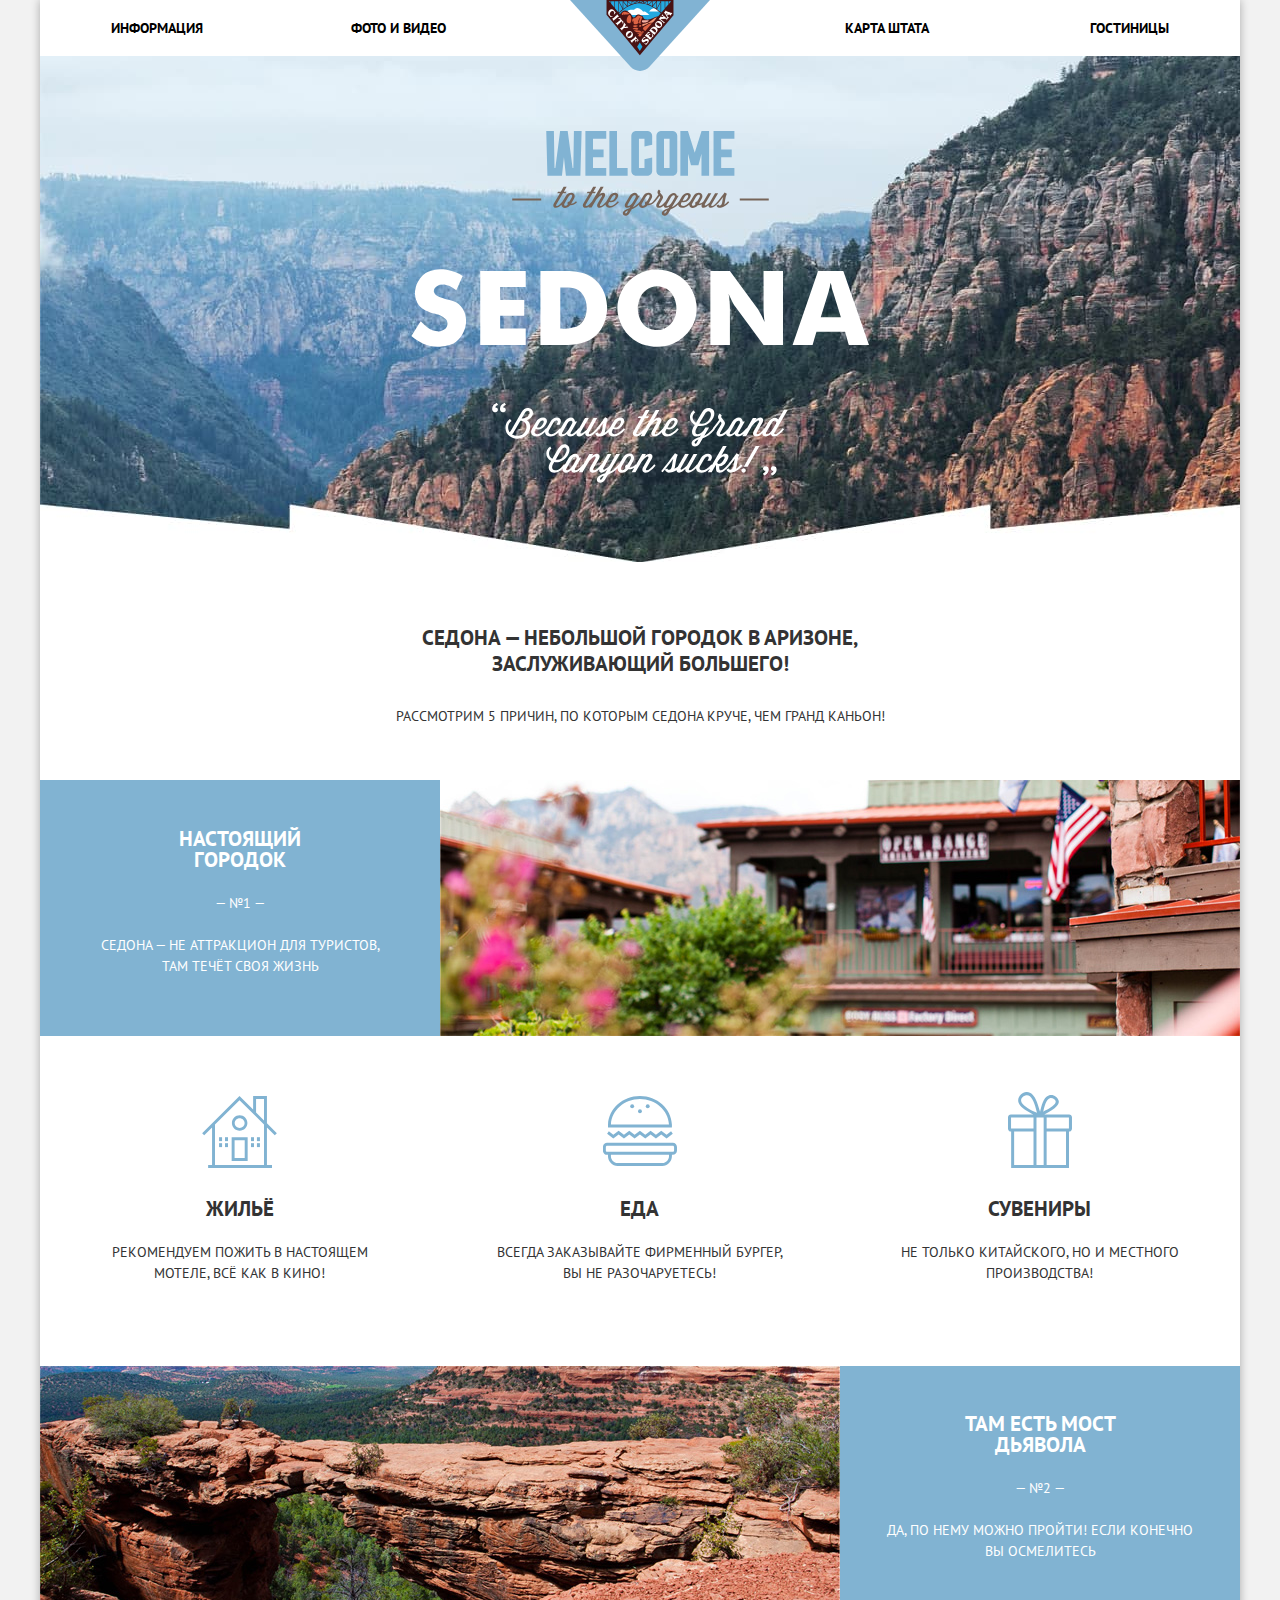
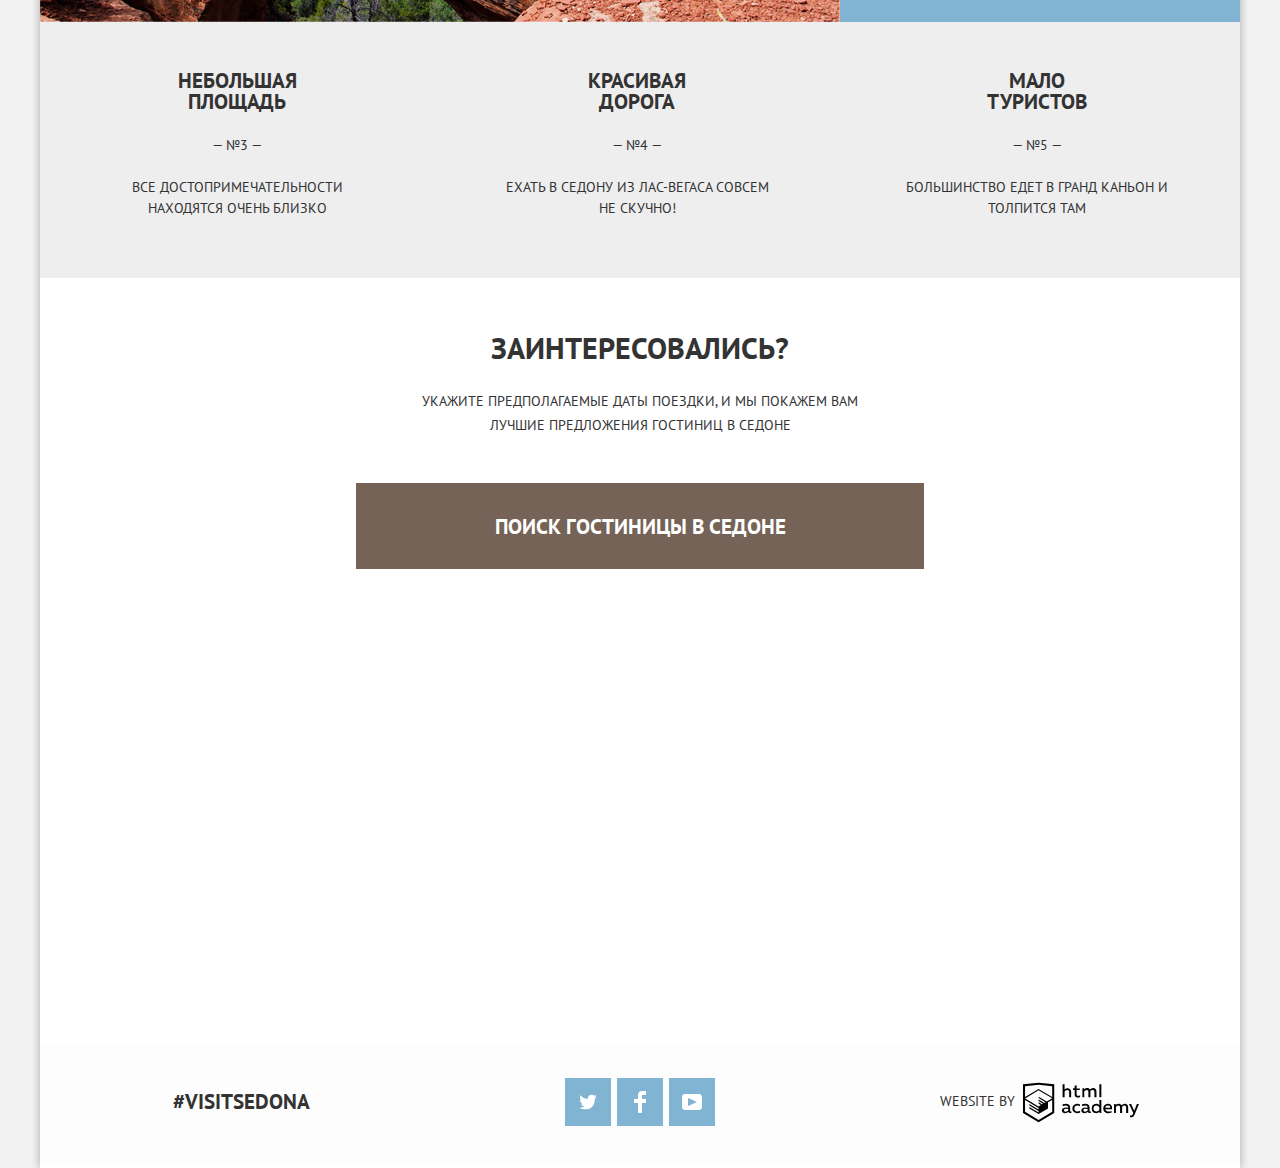
<file: index.html>
<!DOCTYPE html>
<html lang="ru">
  <head>
    <meta charset="utf-8">
    <title>HTML Academy: Седона</title>
    <link href="https://fonts.googleapis.com/css?family=PT+Sans:400,700&amp;subset=cyrillic" rel="stylesheet">
    <link rel="stylesheet" href="css/normalize.css">
    <link rel="stylesheet" href="css/style-minimized.css">
  </head>
  <body class="index">
    <div class="shadow">
      <header class="main-header">
        <nav class="main-menu">
          <ul>
            <li><a href="#">Информация</a></li>
            <li><a href="#">Фото и видео</a></li>
            <li><a href="#">Карта штата</a></li>
            <li><a href="inner.html">Гостиницы</a></li>
          </ul>
          <a>
            <img src="img/logo.svg" alt="Логотип сайта" width="140" height="72">
          </a>
        </nav>
        <div class="background">
        </div>
      </header>
      <main class="main-part">
        <!-- <img src="img/background.jpg" width="1200" height="782"> -->
        <h1>Седона — небольшой городок в Аризоне, заслуживающий большего!</h1>
        <section class="advantages">
          <h2>Рассмотрим 5 причин, по которым Седона круче, чем Гранд Каньон!</h2>
          <div class="advantages-list">
            <div class="advantage-item advantage-item-top">
              <div class="advantage-item-wrap advantage-item-wrap-top">
                <h3>Настоящий городок</h3>
                <span>— №1 —</span>
                <p>Седона — не аттракцион для туристов, там течёт своя жизнь</p>
              </div>
            </div>
          </div>
            <ul class="advantages-list-top">
              <li class="advantage-item-feature">
                <h3>Жильё</h3>
                <p>Рекомендуем пожить в настоящем мотеле, всё как в кино!</p>
              </li>
              <li class="advantage-item-feature">
                <h3>Еда</h3>
                <p>Всегда заказывайте фирменный бургер, вы не разочаруетесь!</p>
              </li>
              <li class="advantage-item-feature">
                <h3>Сувениры</h3>
                <p>Не только китайского, но и местного производства!</p>
              </li>
            </ul>
            <div class="advantages-list">
              <div class="advantage-item advantage-item-bottom">
                <div class="advantage-item-wrap advantage-item-wrap-bottom">
                  <h3>Там есть Мост дьявола</h3>
                  <span>— №2 —</span>
                  <p>Да, по нему можно пройти! Если конечно вы осмелитесь</p>
                </div>
              </div>
            </div>
            <ul class="advantages-list-bottom">
              <li>
                <h3>Небольшая площадь</h3>
                <span>— №3 —</span>
                <p>Все достопримечательности находятся очень близко</p>
              </li>
              <li>
                <h3>Красивая дорога</h3>
                <span>— №4 —</span>
                <p>Ехать в Седону из Лас-Вегаса совсем не скучно!</p>
              </li>
              <li>
                <h3>Мало туристов</h3>
                <span>— №5 —</span>
                <p>Большинство едет в Гранд Каньон и толпится там</p>
              </li>
            </ul>
        </section>
        <section class="hotel-search">
          <b>Заинтересовались?</b>
          <p class="hotel-paragraph">Укажите предполагаемые даты поездки, и мы покажем вам лучшие предложения гостиниц в Cедоне</p>
          <a href="hotel-search.html" class="open-modal-button">Поиск гостиницы в Седоне</a>
          <div>
            <form class="hotel-search-inner form-invisible" action="https://echo.htmlacademy.ru" method="post">
              <div class="form-item">
                <label for="input-arrival-date">Дата заезда:</label>
                <input type="text" id="input-arrival-date" name="arrival-date" value="24 апреля 2017">
                <button class="calendar-icon" type="button"></button>
              </div>
              <div class="form-item">
                <label for="input-departure-date">Дата выезда:</label>
                <input type="text" id="input-departure-date" name="departure-date" value="4 июля 2017">
                <button class="calendar-icon" type="button"></button>
              </div>
              <div class="inline-item form-item">
                <div class="form-item-wrapper">
                  <label for="input-adult-count">Взрослые:</label>
                  <div class="form-item-wrapper-inner">
                    <button class="button button-mines" type="button" aria-label="Уменьшить значение">
                      <span>
                        <svg width="11" height="11">
                          <line x1="0" y1="50%" x2="11" y2="50%" stroke="rgb(169, 169, 169)" stroke-width="3"></line>
                        </svg>
                      </span>
                    </button>
                    <input class="form-people" type="text" id="input-adult-count" name="adult-count" value="2">
                    <button class="button button-plus" type="button" aria-label="Увеличить значение">
                      <span>
                        <svg width="11" height="11">
                          <line x1="0" y1="50%" x2="11" y2="50%" stroke="rgb(169, 169, 169)" stroke-width="3"></line>
                            <line x1="50%" y1="0" x2="50%" y2="11" stroke="rgb(169, 169, 169)" stroke-width="3"></line>
                        </svg>
                      </span>
                    </button>
                  </div>
                </div>
              </div>
              <div class="inline-item form-item">
                <div class="form-item-wrapper form-item-right">
                  <label for="input-children-count">Дети:</label>
                  <div class="form-item-wrapper-inner form-item-wrapper-right">
                    <button class="button button-mines" type="button" aria-label="Уменьшить значение">
                      <span>
                        <svg width="11" height="11">
                          <line x1="0" y1="50%" x2="11" y2="50%" stroke="rgb(169, 169, 169)" stroke-width="3"></line>
                        </svg>
                      </span>
                    </button>
                    <input class="form-people" type="text" id="input-children-count" name="children-count" value="0">
                    <button class="button button-plus" type="button" aria-label="Увеличить значение">
                      <span>
                        <svg width="11" height="11">
                          <line x1="0" y1="50%" x2="11" y2="50%" stroke="rgb(169, 169, 169)" stroke-width="3"></line>
                          <line x1="50%" y1="0" x2="50%" y2="11" stroke="rgb(169, 169, 169)" stroke-width="3"></line>
                        </svg>
                      </span>
                    </button>
                  </div>
                </div>
              </div>
              <button class="hotel-search-button" type="submit">Найти</button>
            </form>
          </div>
        </section>
        <iframe src="https://www.google.com/maps/embed?pb=!1m18!1m12!1m3!1d22230.157052778915!2d-111.79978993418841!3d34.85811347373623!2m3!1f0!2f0!3f0!3m2!1i1024!2i768!4f13.1!3m3!1m2!1s0x872da132f942b00d%3A0x5548c523fa6c8efd!2z0KHQtdC00L7QvdCwLCDQkNGA0LjQt9C-0L3QsCA4NjMzNiwg0KHQqNCQ!5e0!3m2!1sru!2sru!4v1551533031989" width="1200" height="593" style="border:0" allowfullscreen></iframe>
        <!-- <img class="img-map" src="img/map.jpg" width="1200" height="593" alt="Карта"> -->
      </main>
      <footer class="main-footer">
        <span class="hashtag" lang="en">#visitsedona</span>
        <ul class="feedback">
          <li class="twitter">
            <a href="#" aria-label="Седона в твиттере">
              <svg xmlns="http://www.w3.org/2000/svg" xmlns:xlink="http://www.w3.org/1999/xlink" width="17" height="15" viewBox="0 0 17 15">
                <path class="feedback-icon" fill="#FFF" d="M10.95.144c1.685-.496 2.984.27 3.577 1.179.673-.231 1.331-.481 2.011-.708a2.345 2.345 0 0 1-.857 1.768c.685.17 1.304-.491 1.304-.491-.169 1-1.006 1.788-1.563 2.024-.231 6.75-3.175 11.217-10.077 11.082h-.446c-.41 0-4.164-.46-4.898-1.887 2.271.196 3.893-.422 4.693-1.177-.96-.3-2.679-.477-2.979-2.95.349.106.564.228 1.19.119C1.705 8.247.374 7.53.448 5.33c.285.328 1.067.536 1.34.472C1.085 5.561-.182 2.442.894.85c1.818 1.854 3.735 3.606 7.152 3.773C8.254 2.33 9.183.793 10.95.144z"/>
              </svg>
            </a>
          </li>
          <li class="facebook">
            <a href="#" aria-label="Седона в фейсбуке">
              <svg xmlns="http://www.w3.org/2000/svg"  width="12" height="22" viewBox="0 0 12 22"><path class="feedback-icon" fill="#FFF" d="M12 4V0H8a4 4 0 0 0-4 4v4H0v4h4v10h4V12h4V8H8V4h4z"/></svg>
            </a>
          </li>
          <li class="youtube">
            <a href="#" aria-label="Седона в ютубе">
              <svg xmlns="http://www.w3.org/2000/svg" xmlns:xlink="http://www.w3.org/1999/xlink" width="20" height="16" viewBox="0 0 20 16">
                <path class="feedback-icon" fill="#FFF" d="M17 0H3C1.35 0 0 1.35 0 3v10c0 1.65 1.35 3 3 3h14c1.65 0 3-1.35 3-3V3c0-1.65-1.35-3-3-3zM6.027 11.998V4.002L15.014 8l-8.987 3.998z"/>
              </svg>
            </a>
          </li>
        </ul>
        <p>
          <span class="developer" lang="en">website by</span>
          <a class="developer-link" href="https://htmlacademy.ru/intensive/htmlcss" aria-label="Перейти к интесиву по верстке">
            <svg xmlns="http://www.w3.org/2000/svg" viewBox="0 0 108.08 36.85" width="116px" height="41px">
              <path class="developer-icon" d="M44.61,26.88a2,2,0,0,0,.55-0.1v1.33a3.25,3.25,0,0,1-1.18.21,1.67,1.67,0,0,1-1.67-1,4.84,4.84,0,0,1-3.14,1.08c-1.51,0-2.91-.83-2.91-2.55,0-2.13,2-2.79,3.71-2.79a11.08,11.08,0,0,1,2.17.25v-0.3c0-1-.76-1.77-2.19-1.77a7.42,7.42,0,0,0-3,.64v-1.7a10.21,10.21,0,0,1,3.19-.55c2.36,0,3.81,1.12,3.81,3.65v3a0.54,0.54,0,0,0,.49.59h0.17Zm-6.44-1.13A1.35,1.35,0,0,0,39.63,27h0.11a3.39,3.39,0,0,0,2.41-1V24.58a9.72,9.72,0,0,0-1.81-.21c-1,0-2.16.33-2.16,1.38h0Zm12.36-6.11a5,5,0,0,1,2.57.64V22a4.08,4.08,0,0,0-2.3-.7,2.75,2.75,0,1,0,0,5.49,5,5,0,0,0,2.43-.64v1.71a6.27,6.27,0,0,1-2.76.57A4.21,4.21,0,0,1,46,24.51q0-.21,0-0.41a4.32,4.32,0,0,1,4.18-4.46h0.38Zm12.17,7.24a2,2,0,0,0,.55-0.1v1.33a3.25,3.25,0,0,1-1.18.21,1.67,1.67,0,0,1-1.67-1,4.84,4.84,0,0,1-3.14,1.08c-1.51,0-2.91-.83-2.91-2.55,0-2.13,2-2.79,3.71-2.79a11.08,11.08,0,0,1,2.17.25v-0.3c0-1-.76-1.77-2.19-1.77a7.42,7.42,0,0,0-3,.64v-1.7a10.21,10.21,0,0,1,3.19-.55c2.36,0,3.81,1.12,3.81,3.65v3a0.54,0.54,0,0,0,.49.59h0.17Zm-6.44-1.13A1.35,1.35,0,0,0,57.73,27h0.11a3.39,3.39,0,0,0,2.41-1V24.58a9.72,9.72,0,0,0-1.81-.21c-1.06,0-2.16.33-2.16,1.38h0ZM73,16V28.2H71.35V26.88a3.88,3.88,0,0,1-3.19,1.54,4.4,4.4,0,0,1,0-8.78,3.81,3.81,0,0,1,3,1.3V16H73Zm-4.53,5.22a2.76,2.76,0,1,0,0,5.52A2.86,2.86,0,0,0,71.15,25V23A2.91,2.91,0,0,0,68.49,21.27ZM79,19.64c3.31,0,4.46,2.68,3.92,5.09H76.7c0.21,1.5,1.67,2.11,3.19,2.11a6.11,6.11,0,0,0,2.64-.59v1.6a7.14,7.14,0,0,1-3,.57C77,28.42,74.78,27,74.78,24a4.18,4.18,0,0,1,4-4.39H79Zm0.09,1.54a2.28,2.28,0,0,0-2.44,2.1v0.06H81.3A2,2,0,0,0,79.13,21.18Zm5.73,7V19.87h1.65v1a3.81,3.81,0,0,1,2.78-1.27A2.86,2.86,0,0,1,91.89,21a4.12,4.12,0,0,1,2.91-1.33A3.06,3.06,0,0,1,98,23V28.2h-1.9V23.05a1.59,1.59,0,0,0-1.42-1.75H94.42a2.8,2.8,0,0,0-2.07,1.12V28.2h-1.9V23.05A1.59,1.59,0,0,0,89,21.31H88.8a3,3,0,0,0-2.21,1.29v5.63H84.86Zm21.31-8.33h1.9l-3.91,9.46c-0.9,2.17-2.09,2.86-3.35,2.86a4.76,4.76,0,0,1-1.1-.14V30.46a2.86,2.86,0,0,0,.85.12c0.9,0,1.58-.64,2.07-1.9l0.17-.42-4-8.4h2l2.86,6.29ZM38.73,1.46V6.22a3.81,3.81,0,0,1,2.7-1.14,3.25,3.25,0,0,1,3.44,3.4v5.15H43V8.72a1.81,1.81,0,0,0-1.61-2h-0.3a2.93,2.93,0,0,0-2.32,1.39v5.52h-1.9V1.46h1.9ZM49.94,2.31v3h3V6.91h-3v3.81c0,1.1.5,1.46,1.58,1.46a4.49,4.49,0,0,0,1.69-.33v1.6A6.8,6.8,0,0,1,51,13.8a2.55,2.55,0,0,1-2.86-2.74V6.89H46.58V5.26h1.5V2.74Zm5.4,11.31V5.28H57v1A3.81,3.81,0,0,1,59.77,5a2.86,2.86,0,0,1,2.6,1.33A4.12,4.12,0,0,1,65.28,5,3.06,3.06,0,0,1,68.44,8.4v5.21h-1.9V8.46a1.59,1.59,0,0,0-1.42-1.75H64.89a2.8,2.8,0,0,0-2.07,1.12v5.78h-1.9V8.46A1.59,1.59,0,0,0,59.5,6.71H59.27A3,3,0,0,0,57.06,8v5.63H55.34ZM71.17,1.45H73V13.6H71.17V1.45ZM14.71,0H14.55L0,1.54V28.21l14.55,8.66,14.55-8.66V1.54Zm12.5,27.1L14.55,34.64,1.9,27.12V16.18l12.59,7.5V25L5.86,19.9v1.31l8.68,5.21v1.39L5.87,22.65V24l8.68,5.21,8.75-5.24V18.31L27.2,16V27.12Zm0-12.53-3.48,2-1.6,1L14.51,13v1.31L21,18.23H21l-0.14.09-1,.54-5.37-3.2V17l4.24,2.52-1,.67-3.2-1.9v1.31l2.1,1.24L14.5,22.1,2,14.65,14.51,7.11Zm0-1.32L14.49,5.76,1.91,13.25v-10L14.56,1.92,27.21,3.25v10h0Z" transform="translate(0 -0.02)" fill="#231f20"/>
            </svg>
          </a>
        </p>
      </footer>
    </div>
    <script src="js/form-minimized.js"></script>
  </body>
</html>
</file>
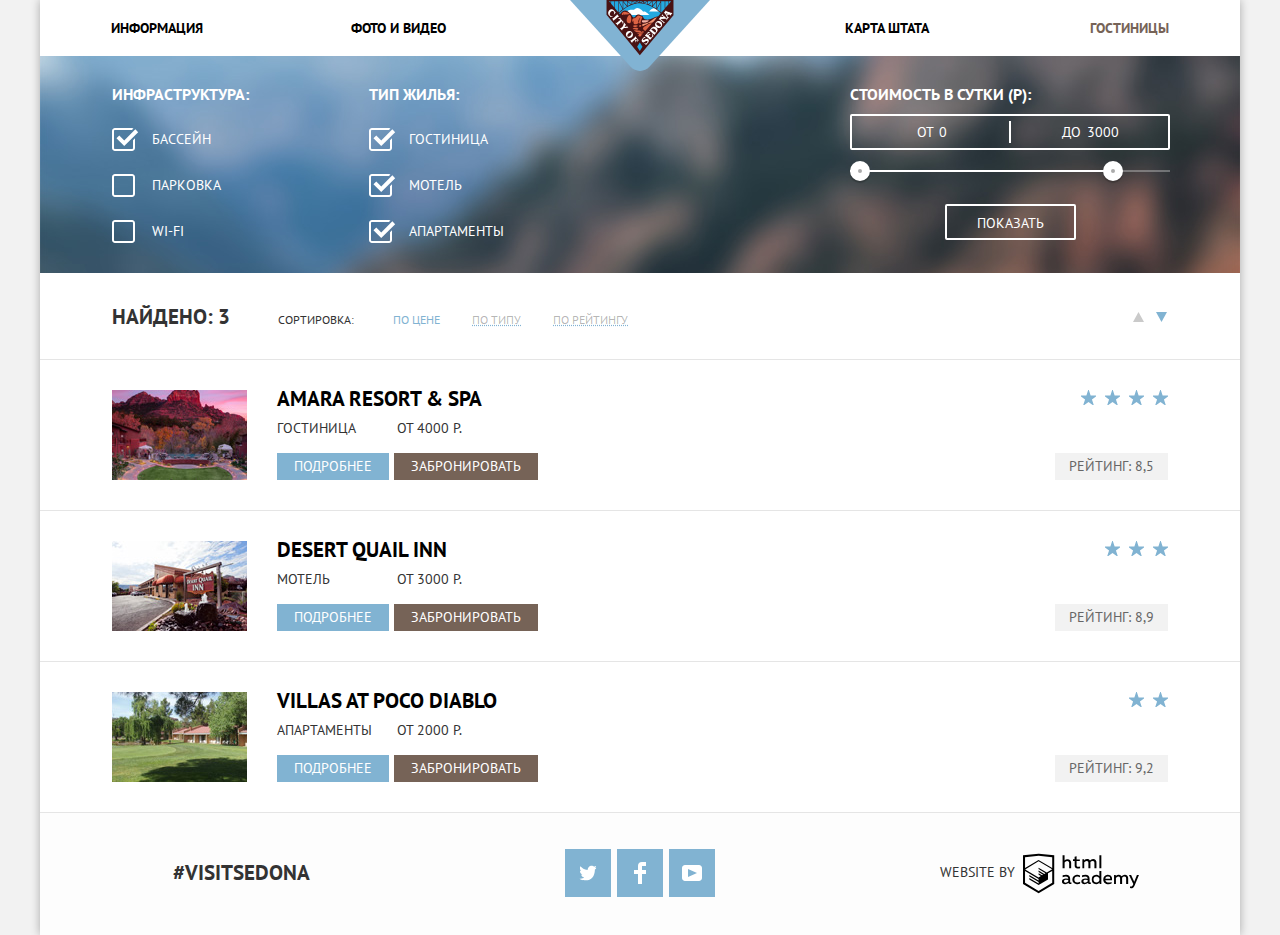
<file: inner.html>
<!DOCTYPE html>
<html lang="ru">
  <head>
    <meta charset="utf-8">
    <title>HTML Academy: Седона</title>
    <link href="https://fonts.googleapis.com/css?family=PT+Sans:400,700&amp;subset=cyrillic" rel="stylesheet">
    <link rel="stylesheet" href="css/normalize.css">
    <link rel="stylesheet" href="css/style-minimized.css">
  </head>
  <body class="inner">
    <div class="shadow">
      <header class="main-header">
        <nav class="main-menu">
          <ul>
            <li><a href="#">Информация</a></li>
            <li><a href="#">Фото и видео</a></li>
            <li><a href="#">Карта штата</a></li>
            <li><a class="main-menu-active">Гостиницы</a></li>
          </ul>
          <a href="index.html">
            <img src="img/logo.svg" alt="Логотип сайта" width="140" height="72">
          </a>
        </nav>
      </header>
      <main class="main-inner">
        <!--Форма настройки параметров поиска-->
        <section class="search-option">
          <form action="https://echo.htmlacademy.ru" method="post">
            <div class="option-column-left">
              <div>
                <span>Инфраструктура:</span>
                <input type="checkbox" class="visually-hidden option-column-input" id="input-pool" name="pool" checked>
                <label class="label" for="input-pool">
                  Бассейн
                </label>
                <input type="checkbox" class=" option-column-input visually-hidden" id="input-parking" name="parking">
                <label for="input-parking">Парковка</label>
                <input type="checkbox" class="visually-hidden option-column-input" id="input-wifi" name="wifi">
                <label for="input-wifi">Wi-fi</label>
              </div>
              <div><span>Тип жилья:</span>
                <input type="checkbox" class="visually-hidden option-column-input" id="input-hotel" name="hotel" checked>
                <label for="input-hotel" >Гостиница</label>
                <input type="checkbox" class="visually-hidden option-column-input" id="input-motel" name="motel" checked>
                <label for="input-motel">Мотель</label>
                <input type="checkbox" class="visually-hidden option-column-input" id="input-apartment" name="apartment" checked>
                <label for="input-apartment">Апартаменты</label>
              </div>
            </div>
            <div class="filter-range">
              <div class="filter-range-title">Стоимость в сутки (р):</div>
              <div class="price-controls">
                <label class="min-price">от <input type="text" name="min-price" value="0"></label>
                <label class="max-price">до <input type="text" name="max-price" value="3000"></label>
              </div>
              <div class="range-controls">
                <div class="scale">
                  <div class="bar"></div>
                </div>
                <div class="range-toggle range-toggle-min"></div>
                <div class="range-toggle range-toggle-max"></div>
              </div>
              <button class="btn-transparent" type="submit">Показать</button>
            </div>
          </form>
        </section>
        <section class="sort">
          <b>Найдено: <span class="result-search">3</span></b>
          <span class="sort-type" >Сортировка:</span>
          <ul class="sort-wrapper">
            <li><a class="active-link">По цене</a></li>
            <li><a href="#">По типу</a></li>
            <li><a href="#">По рейтингу</a></li>
          </ul>
          <ul class="sort-price">
            <li aria-label="Сортировать по возрастанию цены"><a href="#" class="sort-button"><svg xmlns="http://www.w3.org/2000/svg" width="11" height="10" viewBox="0 0 11 10"><path fill="#231F20" d="M5.5 0L0 10h11z"/></svg></a></li>
            <li aria-label="Сортировать по убываю цены"><a class="sort-button sort-button-active"><svg  xmlns="http://www.w3.org/2000/svg" width="11" height="10" viewBox="0 0 11 10"><path fill="#231F20" d="M5.5 10L0 0h11"/></svg></a></li>
          </ul>
        </section>
        <ul class="hotels-list">
          <li class="hotel-item">
            <img width="135" height="90" src="img/hotel.jpg" alt="Фотография отеля">
            <div class="hotel-item-wrapper">
              <div class="hotel-item-block">
                <h2 class="hotel-name">
                  <a href="#">Amara Resort &amp; Spa</a>
                </h2>
                <div class="hotel-item-about">
                  <span>Гостиница</span>
                  <span class="hotel-item-price">от 4000 р.</span>
                </div>
                <div class="hotel-item-btn">
                  <a class="button-more" href="#">Подробнее</a>
                  <a class="button-booking" href="#">Забронировать</a>
                </div>
              </div>
              <div class="hotel-item-block hotel-item-right">
                <ul class="stars">
                  <li></li>
                  <li></li>
                  <li></li>
                  <li></li>
                </ul>
                <span class="hotel-item-rating">Рейтинг: 8,5</span>
              </div>
            </div>
          </li>
          <li class="hotel-item">
            <img width="135" height="90" src="img/motel.jpg" alt="Фотография мотеля">
            <div class="hotel-item-wrapper">
              <div class="hotel-item-block">
                <h2 class="hotel-name">
                  <a href="#">Desert Quail Inn</a>
                </h2>
                <div class="hotel-item-about">
                  <span>Мотель</span>
                  <span class="hotel-item-price">от 3000 р.</span>
                </div>
                <div class="hotel-item-btn">
                  <a class="button-more" href="#">Подробнее</a>
                  <a class="button-booking" href="#">Забронировать</a>
                </div>
              </div>
              <div class="hotel-item-block hotel-item-right">
                <ul class="stars">
                  <li></li>
                  <li></li>
                  <li></li>
                </ul>
                <span class="hotel-item-rating">Рейтинг: 8,9</span>
              </div>
            </div>
          </li>
          <li class="hotel-item">
            <img width="135" height="90" src="img/apartment.jpg" alt="Фотография апартаментов">
            <div class="hotel-item-wrapper">
              <div class="hotel-item-block">
                <h2 class="hotel-name">
                  <a href="#">Villas at Poco Diablo</a>
                </h2>
                <div class="hotel-item-about">
                  <span>Апартаменты</span>
                  <span class="hotel-item-price">от 2000 р.</span>
                </div>
                <div class="hotel-item-btn">
                  <a class="button-more" href="#">Подробнее</a>
                  <a class="button-booking" href="#">Забронировать</a>
                </div>
              </div>
              <div class="hotel-item-block hotel-item-right">
                <ul class="stars">
                  <li></li>
                  <li></li>
                </ul>
                <span class="hotel-item-rating">Рейтинг: 9,2</span>
              </div>
            </div>
          </li>
        </ul>
      </main>
      <footer class="main-footer">
        <span class="hashtag" lang="en">#visitsedona</span>
        <ul class="feedback">
          <li class="twitter">
            <a href="#" aria-label="Седона в твиттере">
              <svg xmlns="http://www.w3.org/2000/svg" xmlns:xlink="http://www.w3.org/1999/xlink" width="17" height="15" viewBox="0 0 17 15">
                <path class="feedback-icon" fill="#FFF" d="M10.95.144c1.685-.496 2.984.27 3.577 1.179.673-.231 1.331-.481 2.011-.708a2.345 2.345 0 0 1-.857 1.768c.685.17 1.304-.491 1.304-.491-.169 1-1.006 1.788-1.563 2.024-.231 6.75-3.175 11.217-10.077 11.082h-.446c-.41 0-4.164-.46-4.898-1.887 2.271.196 3.893-.422 4.693-1.177-.96-.3-2.679-.477-2.979-2.95.349.106.564.228 1.19.119C1.705 8.247.374 7.53.448 5.33c.285.328 1.067.536 1.34.472C1.085 5.561-.182 2.442.894.85c1.818 1.854 3.735 3.606 7.152 3.773C8.254 2.33 9.183.793 10.95.144z"/>
              </svg>
            </a>
          </li>
          <li class="facebook">
            <a href="#" aria-label="Седона в фейсбуке">
              <svg xmlns="http://www.w3.org/2000/svg"  width="12" height="22" viewBox="0 0 12 22"><path class="feedback-icon" fill="#FFF" d="M12 4V0H8a4 4 0 0 0-4 4v4H0v4h4v10h4V12h4V8H8V4h4z"/></svg>
            </a>
          </li>
          <li class="youtube">
            <a href="#" aria-label="Седона в ютубе">
              <svg xmlns="http://www.w3.org/2000/svg" xmlns:xlink="http://www.w3.org/1999/xlink" width="20" height="16" viewBox="0 0 20 16">
                <path class="feedback-icon" fill="#FFF" d="M17 0H3C1.35 0 0 1.35 0 3v10c0 1.65 1.35 3 3 3h14c1.65 0 3-1.35 3-3V3c0-1.65-1.35-3-3-3zM6.027 11.998V4.002L15.014 8l-8.987 3.998z"/>
              </svg>
            </a>
          </li>
        </ul>
        <p>
          <span class="developer" lang="en">website by</span>
          <a class="developer-link" href="https://htmlacademy.ru/intensive/htmlcss" aria-label="Перейти к интесиву по верстке">
            <svg xmlns="http://www.w3.org/2000/svg" viewBox="0 0 108.08 36.85" width="116px" height="41px">
              <path class="developer-icon" d="M44.61,26.88a2,2,0,0,0,.55-0.1v1.33a3.25,3.25,0,0,1-1.18.21,1.67,1.67,0,0,1-1.67-1,4.84,4.84,0,0,1-3.14,1.08c-1.51,0-2.91-.83-2.91-2.55,0-2.13,2-2.79,3.71-2.79a11.08,11.08,0,0,1,2.17.25v-0.3c0-1-.76-1.77-2.19-1.77a7.42,7.42,0,0,0-3,.64v-1.7a10.21,10.21,0,0,1,3.19-.55c2.36,0,3.81,1.12,3.81,3.65v3a0.54,0.54,0,0,0,.49.59h0.17Zm-6.44-1.13A1.35,1.35,0,0,0,39.63,27h0.11a3.39,3.39,0,0,0,2.41-1V24.58a9.72,9.72,0,0,0-1.81-.21c-1,0-2.16.33-2.16,1.38h0Zm12.36-6.11a5,5,0,0,1,2.57.64V22a4.08,4.08,0,0,0-2.3-.7,2.75,2.75,0,1,0,0,5.49,5,5,0,0,0,2.43-.64v1.71a6.27,6.27,0,0,1-2.76.57A4.21,4.21,0,0,1,46,24.51q0-.21,0-0.41a4.32,4.32,0,0,1,4.18-4.46h0.38Zm12.17,7.24a2,2,0,0,0,.55-0.1v1.33a3.25,3.25,0,0,1-1.18.21,1.67,1.67,0,0,1-1.67-1,4.84,4.84,0,0,1-3.14,1.08c-1.51,0-2.91-.83-2.91-2.55,0-2.13,2-2.79,3.71-2.79a11.08,11.08,0,0,1,2.17.25v-0.3c0-1-.76-1.77-2.19-1.77a7.42,7.42,0,0,0-3,.64v-1.7a10.21,10.21,0,0,1,3.19-.55c2.36,0,3.81,1.12,3.81,3.65v3a0.54,0.54,0,0,0,.49.59h0.17Zm-6.44-1.13A1.35,1.35,0,0,0,57.73,27h0.11a3.39,3.39,0,0,0,2.41-1V24.58a9.72,9.72,0,0,0-1.81-.21c-1.06,0-2.16.33-2.16,1.38h0ZM73,16V28.2H71.35V26.88a3.88,3.88,0,0,1-3.19,1.54,4.4,4.4,0,0,1,0-8.78,3.81,3.81,0,0,1,3,1.3V16H73Zm-4.53,5.22a2.76,2.76,0,1,0,0,5.52A2.86,2.86,0,0,0,71.15,25V23A2.91,2.91,0,0,0,68.49,21.27ZM79,19.64c3.31,0,4.46,2.68,3.92,5.09H76.7c0.21,1.5,1.67,2.11,3.19,2.11a6.11,6.11,0,0,0,2.64-.59v1.6a7.14,7.14,0,0,1-3,.57C77,28.42,74.78,27,74.78,24a4.18,4.18,0,0,1,4-4.39H79Zm0.09,1.54a2.28,2.28,0,0,0-2.44,2.1v0.06H81.3A2,2,0,0,0,79.13,21.18Zm5.73,7V19.87h1.65v1a3.81,3.81,0,0,1,2.78-1.27A2.86,2.86,0,0,1,91.89,21a4.12,4.12,0,0,1,2.91-1.33A3.06,3.06,0,0,1,98,23V28.2h-1.9V23.05a1.59,1.59,0,0,0-1.42-1.75H94.42a2.8,2.8,0,0,0-2.07,1.12V28.2h-1.9V23.05A1.59,1.59,0,0,0,89,21.31H88.8a3,3,0,0,0-2.21,1.29v5.63H84.86Zm21.31-8.33h1.9l-3.91,9.46c-0.9,2.17-2.09,2.86-3.35,2.86a4.76,4.76,0,0,1-1.1-.14V30.46a2.86,2.86,0,0,0,.85.12c0.9,0,1.58-.64,2.07-1.9l0.17-.42-4-8.4h2l2.86,6.29ZM38.73,1.46V6.22a3.81,3.81,0,0,1,2.7-1.14,3.25,3.25,0,0,1,3.44,3.4v5.15H43V8.72a1.81,1.81,0,0,0-1.61-2h-0.3a2.93,2.93,0,0,0-2.32,1.39v5.52h-1.9V1.46h1.9ZM49.94,2.31v3h3V6.91h-3v3.81c0,1.1.5,1.46,1.58,1.46a4.49,4.49,0,0,0,1.69-.33v1.6A6.8,6.8,0,0,1,51,13.8a2.55,2.55,0,0,1-2.86-2.74V6.89H46.58V5.26h1.5V2.74Zm5.4,11.31V5.28H57v1A3.81,3.81,0,0,1,59.77,5a2.86,2.86,0,0,1,2.6,1.33A4.12,4.12,0,0,1,65.28,5,3.06,3.06,0,0,1,68.44,8.4v5.21h-1.9V8.46a1.59,1.59,0,0,0-1.42-1.75H64.89a2.8,2.8,0,0,0-2.07,1.12v5.78h-1.9V8.46A1.59,1.59,0,0,0,59.5,6.71H59.27A3,3,0,0,0,57.06,8v5.63H55.34ZM71.17,1.45H73V13.6H71.17V1.45ZM14.71,0H14.55L0,1.54V28.21l14.55,8.66,14.55-8.66V1.54Zm12.5,27.1L14.55,34.64,1.9,27.12V16.18l12.59,7.5V25L5.86,19.9v1.31l8.68,5.21v1.39L5.87,22.65V24l8.68,5.21,8.75-5.24V18.31L27.2,16V27.12Zm0-12.53-3.48,2-1.6,1L14.51,13v1.31L21,18.23H21l-0.14.09-1,.54-5.37-3.2V17l4.24,2.52-1,.67-3.2-1.9v1.31l2.1,1.24L14.5,22.1,2,14.65,14.51,7.11Zm0-1.32L14.49,5.76,1.91,13.25v-10L14.56,1.92,27.21,3.25v10h0Z" transform="translate(0 -0.02)" fill="#231f20"/>
            </svg>
          </a>
        </p>
      </footer>
    </div>
  </body>
</html>
</file>
<file: css/style-minimized.css>
body{margin:0;padding:0;background-color:#f2f2f2;font-family:"PT Sans",Arial,sans-serif;font-size:14px;line-height:21px;color:#333;text-transform:uppercase}
.shadow{width:1200px;margin:0 auto;background-color:#fff;-webkit-box-shadow:0 0 9px rgba(0,0,0,0.3);box-shadow:0 0 9px rgba(0,0,0,0.3)}
.main-header{width:1200px;padding:0;background-color:#fff;margin:0 auto 63px}
.background{position:relative;top:0;width:1200px;height:506px;margin:0;background-color:#dedede;background-image:url(../img/background.jpg);background-position:center -3px;background-repeat:no-repeat}
.background::before{position:absolute;top:75px;left:50%;width:458px;height:352px;margin:0 -229px;background-image:url(../img/welcome.svg);background-size:100%;background-position:center center;background-repeat:no-repeat;content:""}
.main-part{width:1200px;margin:0 auto;background-color:#fff}
.main-menu ul{display:-webkit-box;display:-ms-flexbox;display:flex;-webkit-box-pack:justify;-ms-flex-pack:justify;justify-content:space-between;-ms-flex-wrap:wrap;flex-wrap:wrap;margin:0;padding:0}
.main-menu li{width:20%;margin:0;padding:15px 0;-webkit-box-sizing:border-box;box-sizing:border-box;text-align:center;line-height:26px;font-weight:700}
.main-menu li:nth-child(4n - 2){margin-right:20%}
.main-menu li:nth-child(4n - 2),.main-menu li:nth-child(4n - 3){padding-left:71px;text-align:left}
.main-menu li:nth-child(4n - 1),.main-menu li:nth-child(4n){padding-right:71px;text-align:right}
img{max-width:100%;height:auto}
a{outline:none;color:#000;text-decoration:none}
.main-menu a:hover,.main-menu a:focus{color:#81b3d2}
.main-menu a:active{color:rgba(0,0,0,0.3)}
.main-menu img{position:absolute;top:0;left:50%;z-index:1;margin:0 -70px}
.main-part h1,.advantages h3,.main-footer span,.hotel-search-button,.hotel-search a{font-size:21px;font-weight:700;text-transform:uppercase}
.main-part h1{display:inline-block;vertical-align:top;width:445px;padding:0;line-height:26px;margin:0 0 29px}
.advantages h2{display:inline-block;vertical-align:top;margin:0;margin-bottom:53px;padding:0}
.advantages h2,span.developer{font-size:14px;font-weight:400}
.advantages-list,.advantages-list-top,.advantages-list-bottom{display:-webkit-box;display:-ms-flexbox;display:flex;-ms-flex-wrap:wrap;flex-wrap:wrap;-ms-flex-item-align:center;align-self:center;-ms-flex-preferred-size:content;flex-basis:content;margin:0;padding:0}
.advantages h3{margin:0;margin-bottom:23px;padding:0 70px}
.advantages span{display:inline-block;vertical-align:top;margin-bottom:21px}
.advantages p{display:inline-block;vertical-align:top;margin:0;padding:0}
.advantage-item{display:-webkit-box;display:-ms-flexbox;display:flex;width:1200px;background-color:#81b3d2;color:#fff}
.advantage-item-wrap{width:400px;padding-top:48px;padding-bottom:59px;-webkit-box-sizing:border-box;box-sizing:border-box}
.advantage-item-wrap-top{padding-left:51px;padding-right:51px}
.advantage-item-wrap-bottom{padding:47px 40px 60px}
.advantage-item-wrap h3{padding:0 65px}
.advantage-item-top::after{width:800px;background-color:#fff;background-image:url(../img/advantage-first.jpg);background-size:100%;background-position:center center;background-repeat:no-repeat;content:""}
.advantage-item-bottom{margin-top:2px}
.advantage-item-bottom::before{width:800px;background-color:#fff;background-image:url(../img/advantage-second.jpg);background-size:100%;background-position:center center;background-repeat:no-repeat;content:""}
.advantage-item-feature{width:33.33%;-webkit-box-sizing:border-box;box-sizing:border-box;background-color:#fff;background-position:center 60px;background-repeat:no-repeat;padding:162px 55px 80px}
.advantages-list-top li:first-child{background-image:url(../img/house-icon.svg)}
.advantages-list-top li:nth-child(2){background-image:url(../img/food-icon.svg)}
.advantages-list-top li:nth-child(3){background-image:url(../img/gift-icon.svg);background-position:center 56px}
.advantages-list-bottom{background-color:#eee}
.advantages-list-bottom li{width:33.33%;-webkit-box-sizing:border-box;box-sizing:border-box;padding:48px 70px 59px 65px}
.main-part{text-align:center}
.main-menu ul,.advantages-list-top,.advantages-list-bottom{list-style:none}
.hotel-search{margin:0 auto;padding-top:54px}
.hotel-search b,.main-part h1,.advantage-item:nth-child(n+2) h3,.advantage-item:nth-child(5):not{color:#000}
.hotel-search b{display:inline-block;vertical-align:top;padding-bottom:12px;font-size:30px;font-weight:700;line-height:31px}
.hotel-search .hotel-paragraph{display:block;margin-bottom:46px;padding:0 370px;-webkit-box-sizing:border-box;box-sizing:border-box;line-height:24px}
.hotel-search > a{display:block;width:568px;margin:0 auto;padding-top:33px;padding-bottom:32px;background-color:#766357;color:#fff;cursor:pointer}
.hotel-search > a:hover,.hotel-search > a:focus{background-color:#604e43}
.hotel-search > a:active{background-color:#503e33;color:rgba(255,255,255,0.3)}
.form-item label,.form-item-wrapper label{font-size:14px;font-weight:700}
.form-item-wrapper label{margin-left:-1px}
.form-item input{width:293px;background-color:#f2f2f2;border:0;font-weight:700;text-transform:uppercase;padding:12px 40px 10px 13px}
.hotel-search-wrapper{position:relative}
.hotel-search-inner{position:absolute;left:-284px;width:458px;margin:0 50%;padding:55px;background-color:#fff;-webkit-animation:displacement-open .4s;animation:displacement-open .4s}
.form-invisible{display:none}
@-webkit-keyframes displacement-open {
0%{-webkit-transform:translateY(100%);transform:translateY(100%)}
40%{-webkit-transform:translateY(0%);transform:translateY(0%)}
60%{-webkit-transform:translateY(10%);transform:translateY(10%)}
100%{-webkit-transform:translateY(0);transform:translateY(0)}
}
@keyframes displacement-open {
0%{-webkit-transform:translateY(100%);transform:translateY(100%)}
40%{-webkit-transform:translateY(0);transform:translateY(0)}
60%{-webkit-transform:translateY(10%);transform:translateY(10%)}
100%{-webkit-transform:translateY(0);transform:translateY(0)}
}
div .inline-item{display:-webkit-inline-box;display:-ms-inline-flexbox;display:inline-flex;-webkit-box-pack:justify;-ms-flex-pack:justify;justify-content:space-between;-ms-flex-wrap:wrap;flex-wrap:wrap;-webkit-box-align:center;-ms-flex-align:center;align-items:center;width:227px;padding:0;margin:0 0 25px}
.inline-item input{margin-bottom:0}
.form-item{display:-webkit-box;display:-ms-flexbox;display:flex;-webkit-box-pack:justify;-ms-flex-pack:justify;justify-content:space-between;-webkit-box-align:center;-ms-flex-align:center;align-items:center;width:100%;margin:0;margin-bottom:29px;padding:0}
.form-item .calendar-icon{position:absolute;right:62px;display:inline-block;vertical-align:top;width:23px;height:23px;margin:0;padding:0;background-image:url(../img/calendar-icon.svg);background-repeat:no-repeat;background-color:transparent;border:0;opacity:.3;cursor:pointer}
.form-item .calendar-icon:hover,.form-item .calendar-icon:focus{opacity:1;outline:none}
.form-item .calendar-icon:active{background-image:url(../img/calendar-active.svg);opacity:1}
.form-item-wrapper{display:-webkit-box;display:-ms-flexbox;display:flex;-webkit-box-pack:justify;-ms-flex-pack:justify;justify-content:space-between;-webkit-box-align:center;-ms-flex-align:center;align-items:center;width:100%}
.form-item-right{margin-left:52px}
.form-item-wrapper-inner{display:-webkit-box;display:-ms-flexbox;display:flex;-webkit-box-align:center;-ms-flex-align:center;align-items:center}
.form-item-wrapper-right{display:-webkit-box;display:-ms-flexbox;display:flex;-webkit-box-align:center;-ms-flex-align:center;align-items:center;-webkit-box-pack:end;-ms-flex-pack:end;justify-content:end}
.inline-item .form-people{width:38px}
.form-item-wrapper input{height:16px;font-size:14px;font-weight:700;text-align:center;padding:13px 0 9px}
.form-item input:hover{background-color:#ebebeb}
.form-item input:focus{background-color:#fff;outline:2px solid #e5e5e5}
.button{position:relative;width:38px;height:38px;margin:0;padding:0;background-color:#f2f2f2;border:0;outline:none;color:#a9a9a9;cursor:pointer}
.button:focus line,.button:hover line{stroke:#000}
.button:active line{stroke:#81b3d2}
.form-item-wrapper span{position:absolute;top:50%;left:50%;display:block;margin-top:-5.5px;margin-left:-5.5px}
.hotel-search-button{width:100%;margin-top:30px;background-color:#81b3d2;border:0;outline:none;color:#fff;font-weight:700;cursor:pointer;padding:18px 0 16px}
.hotel-search-button:hover,.hotel-search-button:focus{background-color:#669ec0}
.hotel-search-button:active{background-color:#5496bd;color:rgba(255,255,255,0.3)}
.main-footer{position:absolute;left:0;right:0;display:-webkit-box;display:-ms-flexbox;display:flex;-ms-flex-wrap:wrap;flex-wrap:wrap;-webkit-box-align:center;-ms-flex-align:center;align-items:center;-webkit-box-pack:justify;-ms-flex-pack:justify;justify-content:space-between;width:1200px;margin:-126px auto;-webkit-box-sizing:border-box;box-sizing:border-box;background-color:rgba(253,253,253,0.9);padding:31px 101px 35px 133px}
.main-footer p{display:-webkit-box;display:-ms-flexbox;display:flex;-webkit-box-align:center;-ms-flex-align:center;align-items:center;margin:0;padding:0}
.main-footer a{margin:0;padding-top:9px}
.feedback{display:-webkit-box;display:-ms-flexbox;display:flex;-webkit-box-pack:justify;-ms-flex-pack:justify;justify-content:space-between;-ms-flex-wrap:wrap;flex-wrap:wrap;max-width:350px;margin:0;margin-top:1px;margin-left:23px;padding:0;list-style:none;outline:none}
.feedback li{position:relative;width:46px;height:48px;margin-left:6px;background-color:#81b3d2}
.feedback a:hover,.feedback a:focus{background-color:#669ec0}
.feedback a:active .feedback-icon{background-color:#5496bd;fill:#88b6d1}
.feedback a{display:block;width:46px;height:39px;outline:none}
.feedback svg{position:absolute;left:50%;top:50%;-webkit-transform:translate(-50%,-50%);-ms-transform:translate(-50%,-50%);transform:translate(-50%,-50%)}
span.developer{margin-right:8px}
a .developer-icon{fill:#000}
.developer-link{outline:none}
.developer-link:hover .developer-icon,.developer-link:focus .developer-icon{fill:#81b3d2}
.developer-link:active .developer-icon{fill:#bdbbbc}
.inner{background-color:#f2f2f2}
.inner .main-header{display:-webkit-box;display:-ms-flexbox;display:flex;-webkit-box-orient:vertical;-webkit-box-direction:normal;-ms-flex-direction:column;flex-direction:column;margin-bottom:0}
.main-inner{width:1200px;margin:0 auto;background-color:#fff}
.search-option{width:1200px;height:100%;background-color:#81b3d2;background-image:url(../img/background-inner.jpg);background-position:center -40px;background-repeat:no-repeat}
.search-option form{display:-webkit-box;display:-ms-flexbox;display:flex;-webkit-box-pack:justify;-ms-flex-pack:justify;justify-content:space-between;color:#fff;font-size:14px;line-height:21px;font-weight:400;padding:28px 72px 6px}
.search-option span{max-width:250px;margin-bottom:24px;font-size:16px;font-weight:700}
.search-option label{max-width:250px}
.option-column-left{display:-webkit-box;display:-ms-flexbox;display:flex;-webkit-box-orient:horizontal;-webkit-box-direction:normal;-ms-flex-direction:row;flex-direction:row;-webkit-box-pack:justify;-ms-flex-pack:justify;justify-content:space-between}
.option-column-left div{display:-webkit-box;display:-ms-flexbox;display:flex;-webkit-box-orient:vertical;-webkit-box-direction:normal;-ms-flex-direction:column;flex-direction:column}
.option-column-left div:first-child{margin-right:120px}
.option-column-left label{position:relative;margin-bottom:25px;padding-left:40px;cursor:pointer}
.option-column-input + label::before{position:absolute;top:-1px;left:0;width:28px;height:23px;background-image:url(../img/checkbox-off.svg);background-repeat:no-repeat;content:""}
.option-column-input:disabled + label::before{opacity:.3}
.option-column-input:checked + label::before{background-image:url(../img/checkbox-on.svg)}
.option-column-input:checked:disabled + label::before{opacity:.3}
.option-column-input:focus + label{outline:none;font-size:16px}
.filter-range{display:-webkit-box;display:-ms-flexbox;display:flex;-webkit-box-orient:vertical;-webkit-box-direction:normal;-ms-flex-direction:column;flex-direction:column;width:320px;margin-right:-2px;color:#fff;text-transform:uppercase}
.filter-range-title{margin-bottom:9px;font-weight:600;font-size:16px;line-height:21px}
.price-controls{position:relative;height:32px;margin-bottom:20px;border:2px solid #fff;border-radius:2px;font-size:0}
.price-controls::after{position:absolute;top:50%;left:50%;width:2px;height:22px;background-color:#fff;-webkit-transform:translate(-50%,-50%);-ms-transform:translate(-50%,-50%);transform:translate(-50%,-50%);content:""}
.price-controls label{display:inline-block;vertical-align:top;font-size:14px;line-height:32px;cursor:pointer}
.price-controls .min-price{width:90px;padding-left:65px}
.price-controls .max-price{width:90px;padding-left:55px}
.price-controls input{width:50px;margin:0;background-color:transparent;border:none;color:inherit;font:inherit;line-height:29px;}
.range-controls{position:relative;margin-bottom:32px}
.range-controls .scale{height:2px;background-color:rgba(255,255,255,0.3)}
.range-controls .bar{width:80%;height:2px;background-color:#fff}
.range-toggle{position:absolute;top:-9px;width:4px;height:4px;background-color:#ababab;border:8px solid #fff;border-radius:50%;-webkit-box-shadow:0 2px 1px 0 rgba(0,1,1,0.2);box-shadow:0 2px 1px 0 rgba(0,1,1,0.2);outline:none;cursor:pointer}
.range-toggle:hover,.range-toggle:focus{background-color:#1c4f80}
.range-toggle-min{left:0}
.range-toggle-max{left:79%}
.btn-transparent{display:block;margin:0 auto;background-color:transparent;border:2px solid #fff;border-radius:2px;cursor:pointer;outline:none;font-size:14px;line-height:20px;color:#fff;text-transform:uppercase;padding:7px 30px 5px}
.btn-transparent:hover,.btn-transparent:focus{background-color:#fff;color:#000}
.sort ul,.hotels-list{margin:0;padding:0;list-style:none}
.sort{position:relative;display:-webkit-box;display:-ms-flexbox;display:flex;-webkit-box-align:baseline;-ms-flex-align:baseline;align-items:baseline;margin:0;padding:33px 72px 29px}
.sort b{margin:0;margin-right:33px;padding:0;font-size:14px;font-weight:400;font-size:21px;font-weight:700}
.sort ul{display:-webkit-box;display:-ms-flexbox;display:flex;-ms-flex-wrap:wrap;flex-wrap:wrap;margin:0;padding:0;-ms-flex-line-pack:start;align-content:flex-start}
.sort-wrapper{max-width:600px}
.sort-wrapper li{margin:0;margin-right:32px;padding:0}
.sort span{width:100px;margin-right:15px}
.sort-type{font-size:12px}
.sort a{font-size:12px;font-weight:400;color:rgba(0,0,0,0.3);-webkit-text-decoration:underline #81b3d2;text-decoration:underline #81b3d2;-webkit-text-decoration-style:dotted;text-decoration-style:dotted}
.sort a:hover,.sort a:focus{color:#81b3d2}
.sort a:active{color:#000;text-decoration:none}
.sort .active-link,.sort .active-link:active{color:#81b3d2;text-decoration:none}
.sort-price{position:absolute;right:67px;max-width:200px}
.sort-price li{margin:1px 6px;padding:0}
.sort-button path{fill:#cacaca}
.sort-button:focus path,.sort-button:hover path{fill:#000}
.sort-button:active path,.sort-button-active path,.sort-button-active:hover path,.sort-button-active:focus path{fill:#81b3d2}
.visually-hidden{position:absolute;width:1px;height:1px;margin:-1px;padding:0;white-space:nowrap;border:0;-webkit-clip-path:inset(100%);clip-path:inset(100%);clip:rect(0 0 0 0);overflow:hidden}
.hotel-list{display:-webkit-box;display:-ms-flexbox;display:flex}
.hotel-item{display:-webkit-box;display:-ms-flexbox;display:flex;-webkit-box-align:center;-ms-flex-align:center;align-items:center;margin:0;padding:30px 72px;border-top:1px solid #e5e5e5;list-style:none}
.hotel-item:last-child{border-bottom:1px solid #e5e5e5}
.hotel-item img{margin-right:30px}
.hotel-item-block h2{max-width:600px;margin:0;padding:0}
.hotel-item-wrapper{display:-webkit-box;display:-ms-flexbox;display:flex;-ms-flex-wrap:wrap;flex-wrap:wrap;-webkit-box-pack:justify;-ms-flex-pack:justify;justify-content:space-between;width:100%;margin-top:-5px}
.hotel-item-block{display:-webkit-box;display:-ms-flexbox;display:flex;-ms-flex-wrap:wrap;flex-wrap:wrap;-webkit-box-orient:vertical;-webkit-box-direction:normal;-ms-flex-direction:column;flex-direction:column;-webkit-box-pack:justify;-ms-flex-pack:justify;justify-content:space-between;max-width:750px;min-height:90px}
.hotel-item-block:last-child{-webkit-box-orient:vertical;-webkit-box-direction:normal;-ms-flex-direction:column;flex-direction:column}
.hotel-item-right{position:relative;display:-webkit-box;display:-ms-flexbox;display:flex;-webkit-box-pack:justify;-ms-flex-pack:justify;justify-content:space-between;-webkit-box-orient:horizontal;-webkit-box-direction:reverse;-ms-flex-direction:row-reverse;flex-direction:row-reverse}
.hotel-item-about{display:-webkit-box;display:-ms-flexbox;display:flex;-webkit-box-pack:justify;-ms-flex-pack:justify;justify-content:space-between;max-width:260px;margin-top:-4px}
.hotel-item-about span{display:inline-block;vertical-align:top}
.hotel-item-price{margin-right:75px}
.main-menu .main-menu-active,.main-menu .main-menu-active:hover,.main-menu .main-menu-active:focus,.main-menu .main-menu-active:active{color:#766357;font-weight:700}
.hotel-item-btn{margin-bottom:-2px}
.hotel-item-btn a{display:inline-block;vertical-align:top;padding:3px 17px}
.button-more{margin-right:1px;background-color:#81b3d2;color:#fff}
.button-more:hover,.button-more:focus{background-color:#669ec0}
.button-more:active{background-color:#5496bd;color:rgba(255,255,255,0.3)}
.button-booking{background-color:#766357;color:#fff}
.button-booking:hover,.button-booking:focus{background-color:#604e43}
.button-booking:active{background-color:#503e33;color:rgba(255,255,255,0.3)}
.hotel-name a:hover,.hotel-name a:focus{color:#81b3d2}
.hotel-name a:active{color:rgba(0,0,0,0.3)}
.stars{position:absolute;top:2px;right:0;display:-webkit-box;display:-ms-flexbox;display:flex;-webkit-box-orient:horizontal;-webkit-box-direction:reverse;-ms-flex-direction:row-reverse;flex-direction:row-reverse;max-width:230px}
.stars li{display:inline-block;vertical-align:top;width:15px;height:15px;margin-left:9px;padding:0;background-image:url(../img/star.svg);background-position:center center;background-repeat:no-repeat}
.hotel-item-rating{position:absolute;bottom:-2px;right:0;display:block;padding:3px 14px;white-space:nowrap;background-color:#f2f2f2;color:#666}
.inner .main-footer{position:relative;margin:0 auto}
</file>
